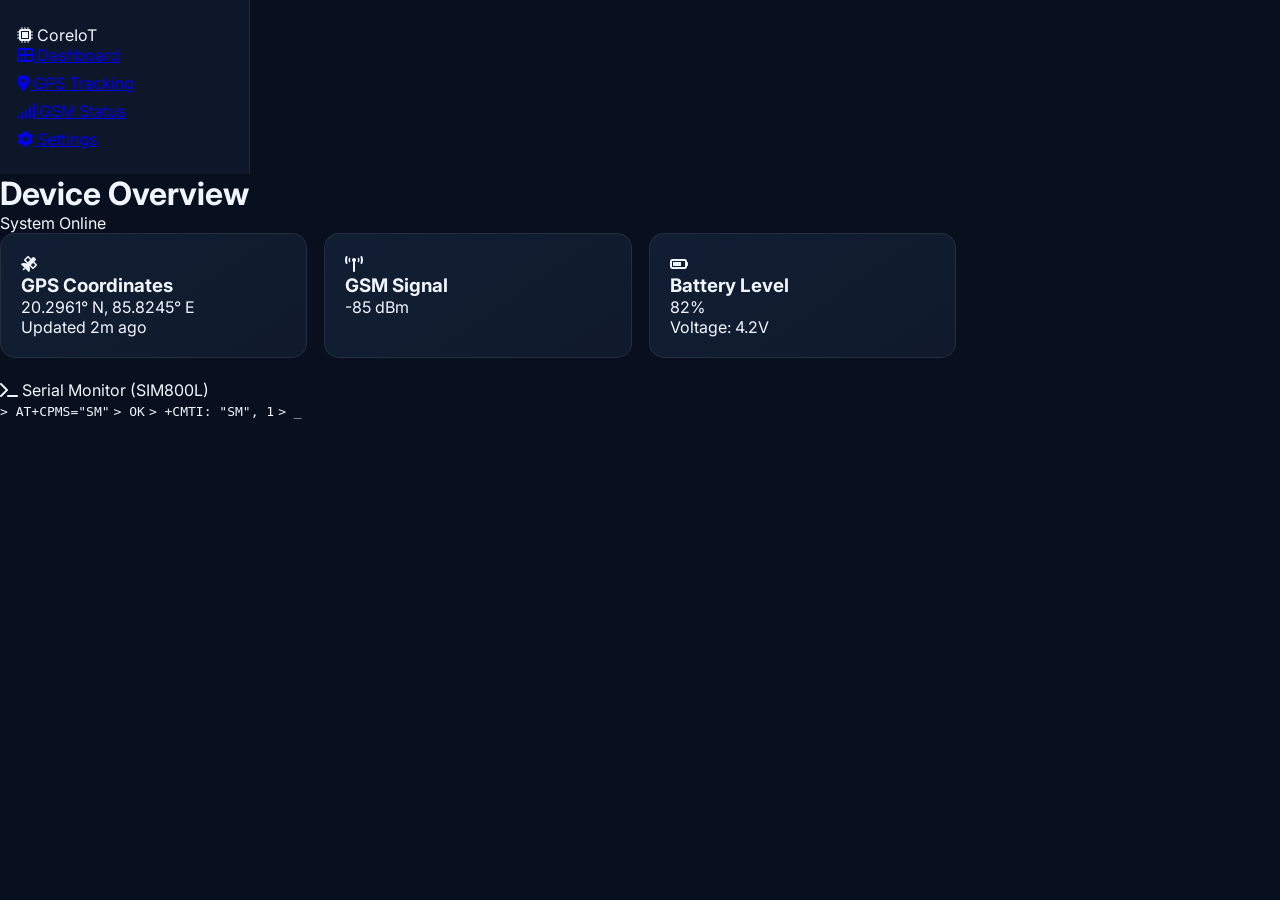
<file: iot.html>
<!DOCTYPE html>
<html lang="en">
<head>
    <meta charset="UTF-8">
    <meta name="viewport" content="width=device-width, initial-scale=1.0">
    <title>IoT Control Center</title>
    <link rel="stylesheet" href="style.css">
    <!-- Font Awesome for Icons -->
    <link rel="stylesheet" href="https://cdnjs.cloudflare.com/ajax/libs/font-awesome/6.0.0/css/all.min.css">
</head>
<body>
    <div class="dashboard-container">
        <!-- Sidebar Navigation -->
        <aside class="sidebar">
            <div class="logo">
                <i class="fas fa-microchip"></i>
                <span>CoreIoT</span>
            </div>
            <nav>
                <a href="#" class="active"><i class="fas fa-th-large"></i> Dashboard</a>
                <a href="#"><i class="fas fa-map-marker-alt"></i> GPS Tracking</a>
                <a href="#"><i class="fas fa-signal"></i> GSM Status</a>
                <a href="#"><i class="fas fa-cog"></i> Settings</a>
            </nav>
        </aside>
        <!-- Main Content -->
        <main class="main-content">
            <header>
                <h1>Device Overview</h1>
                <div class="user-profile">
                    <span class="status-indicator"></span>
                    <p>System Online</p>
                </div>
            </header>

            <!-- Stats Grid -->
            <section class="stats-grid">
                <div class="card">
                    <i class="fas fa-satellite"></i>
                    <h3>GPS Coordinates</h3>
                    <p class="data">20.2961° N, 85.8245° E</p>
                    <span class="label">Updated 2m ago</span>
                </div>
                <div class="card">
                    <i class="fas fa-broadcast-tower"></i>
                    <h3>GSM Signal</h3>
                    <p class="data">-85 dBm</p>
                    <div class="signal-bar"><div class="fill" style="width: 75%;"></div></div>
                </div>
                <div class="card">
                    <i class="fas fa-battery-three-quarters"></i>
                    <h3>Battery Level</h3>
                    <p class="data">82%</p>
                    <span class="label">Voltage: 4.2V</span>
                </div>
            </section>

            <!-- Terminal Section -->
            <section class="terminal-container">
                <div class="terminal-header">
                    <span><i class="fas fa-terminal"></i> Serial Monitor (SIM800L)</span>
                </div>
                <div class="terminal-body">
                    <code>> AT+CPMS="SM"</code>
                    <code>> OK</code>
                    <code>> +CMTI: "SM", 1</code>
                    <code class="cursor">> _</code>
                </div>
            </section>
        </main>
    </div>
</body>
</html>
</file>
<file: style.css>
@import url('https://fonts.googleapis.com/css2?family=Inter:wght@400;500;600;700;800&display=swap');

:root {
    --bg: #080f1e;
    --sidebar: #0d1729;
    --surface: #111e33;
    --surface2: #192a43;
    --blue: #3984ff;
    --cyan: #21d4fd;
    --green: #22c997;
    --orange: #ffad42;
    --purple: #a78bfa;
    --text: #f1f5ff;
    --muted: #91a1bb;
    --border: rgba(255,255,255,.08);
}

* { margin:0; padding:0; box-sizing:border-box; }

body {
    background:var(--bg);
    color:var(--text);
    font-family:'Inter',sans-serif;
}

button,input,textarea { font:inherit; }
button { cursor:pointer; }

.dashboard { display:flex; min-height:100vh; }

.cyan { color:var(--cyan); }
.green-text { color:var(--green)!important; }

/* SIDEBAR */

.sidebar {
    width:250px;
    flex-shrink:0;
    background:var(--sidebar);
    border-right:1px solid var(--border);
    padding:25px 17px;
    display:flex;
    flex-direction:column;
    z-index:1000;
}

.brand {
    display:flex;
    align-items:center;
    gap:11px;
    font-size:23px;
    font-weight:800;
    margin-bottom:45px;
    padding:0 8px;
}

.brand > i { color:var(--cyan); }
.brand .cyan { color:var(--cyan); }

.menu-label {
    font-size:10px;
    color:var(--muted);
    letter-spacing:1.5px;
    margin:0 10px 15px;
}

.sidebar nav { display:grid; gap:8px; }

.nav-link {
    display:flex;
    align-items:center;
    gap:13px;
    padding:13px 14px;
    color:var(--muted);
    text-decoration:none;
    border-radius:10px;
    font-size:13px;
    font-weight:600;
    transition:.2s;
}

.nav-link i { width:20px; }

.nav-link:hover,.nav-link.active {
    color:white;
    background:linear-gradient(100deg,#2563eb,#3984ff);
}

.sidebar-bottom { margin-top:auto; }

.device-mini {
    display:flex;
    align-items:center;
    gap:11px;
    padding:13px 10px;
    background:var(--surface);
    border:1px solid var(--border);
    border-radius:12px;
}

.device-mini > i { color:var(--cyan); font-size:20px; }
.device-mini div { display:grid; gap:5px; }
.device-mini strong { font-size:11px; }
.device-mini small { font-size:10px; color:var(--muted); }

.sidebar-bottom > p {
    text-align:center;
    font-size:9px;
    letter-spacing:1px;
    color:var(--muted);
    margin-top:18px;
}

.online-dot {
    width:8px;
    height:8px;
    background:var(--green);
    border-radius:50%;
    box-shadow:0 0 10px var(--green);
    margin-left:auto;
}

/* MAIN */

.main {
    flex:1;
    min-width:0;
    padding:28px 32px;
}

.topbar,.heading,.top-actions {
    display:flex;
    align-items:center;
}

.topbar {
    justify-content:space-between;
    gap:15px;
    margin-bottom:32px;
}

.heading { gap:15px; }
.topbar h1 { font-size:23px; margin-bottom:6px; }
.topbar p,.welcome p,.page-intro p { color:var(--muted); font-size:12px; }

.top-actions { gap:18px; }

.status-pill {
    display:flex;
    align-items:center;
    gap:9px;
    padding:9px 13px;
    color:var(--green);
    background:rgba(34,201,151,.1);
    border:1px solid rgba(34,201,151,.2);
    border-radius:30px;
    font-size:11px;
    font-weight:700;
}

.avatar {
    width:36px;
    height:36px;
    display:grid;
    place-items:center;
    background:var(--surface2);
    border-radius:50%;
    color:var(--cyan);
}

.menu-btn,.close-btn {
    display:none;
    background:none;
    border:0;
    color:white;
    font-size:20px;
}

/* PAGE */

.page { display:none; animation:fade .3s ease; }
.page.active { display:block; }

@keyframes fade {
    from { opacity:0; transform:translateY(7px); }
    to { opacity:1; transform:translateY(0); }
}

.welcome,.page-intro { margin-bottom:24px; }
.welcome { display:flex; justify-content:space-between; align-items:center; gap:15px; }
.welcome h2,.page-intro h2 { font-size:20px; margin-bottom:8px; }

.demo-tag,.tag {
    color:var(--green);
    background:rgba(34,201,151,.1);
    padding:6px 10px;
    border-radius:20px;
    font-size:9px;
    font-weight:700;
}

/* CARDS */

.stats-grid {
    display:grid;
    grid-template-columns:repeat(4,minmax(0,1fr));
    gap:17px;
    margin-bottom:22px;
}

.card,.panel {
    background:linear-gradient(145deg,var(--surface),#101a2b);
    border:1px solid var(--border);
    border-radius:15px;
    padding:20px;
    min-width:0;
}

.card { transition:.25s; }
.card:hover { transform:translateY(-4px); border-color:rgba(57,132,255,.4); }

.card-top {
    display:flex;
    justify-content:space-between;
    align-items:center;
    margin-bottom:22px;
}

.icon {
    width:40px;
    height:40px;
    display:grid;
    place-items:center;
    border-radius:11px;
    font-size:17px;
}

.icon.blue { color:var(--blue); background:rgba(57,132,255,.14); }
.icon.green { color:var(--green); background:rgba(34,201,151,.12); }
.icon.orange { color:var(--orange); background:rgba(255,173,66,.12); }
.icon.purple { color:var(--purple); background:rgba(167,139,250,.12); }

.muted { color:var(--muted); font-size:12px; margin-bottom:10px; }
.metric { font-size:23px; margin-bottom:8px; overflow-wrap:anywhere; }
.card small { color:var(--muted); font-size:10px; }

.progress {
    height:6px;
    background:#293a52;
    border-radius:20px;
    overflow:hidden;
    margin:14px 0;
}

.fill {
    width:72%;
    height:100%;
    background:linear-gradient(90deg,var(--blue),var(--cyan));
    border-radius:20px;
    transition:width .4s;
}

.battery-fill { background:linear-gradient(90deg,#f59e0b,#facc15); }

/* PANELS */

.content-grid {
    display:grid;
    grid-template-columns:1.4fr 1fr;
    gap:18px;
}

.panel { margin-bottom:20px; }

.panel-heading {
    display:flex;
    justify-content:space-between;
    align-items:center;
    gap:12px;
    margin-bottom:20px;
}

.panel h3,.panel-heading h3 { font-size:14px; margin-bottom:6px; }
.panel-heading p { color:var(--muted); font-size:10px; }

.small-btn {
    padding:7px 12px;
    background:var(--surface2);
    color:var(--text);
    border:1px solid var(--border);
    border-radius:7px;
    font-size:11px;
}

.small-btn:hover { background:var(--blue); }

.terminal {
    min-height:190px;
    max-height:230px;
    overflow:auto;
    background:#070d17;
    border-radius:9px;
    padding:15px;
    font:12px/2 monospace;
    color:#cbd5e1;
}

.terminal .cmd { color:var(--cyan); }
.terminal .ok { color:var(--green); }

.info-row {
    display:flex;
    justify-content:space-between;
    gap:12px;
    padding:13px 0;
    border-bottom:1px solid var(--border);
    font-size:11px;
}

.info-row span { color:var(--muted); }
.info-row strong { text-align:right; overflow-wrap:anywhere; }

/* GPS */

#map {
    height:350px;
    width:100%;
    border-radius:10px;
    z-index:1;
}

.location-info {
    display:flex;
    justify-content:space-between;
    gap:15px;
    flex-wrap:wrap;
    margin-top:20px;
}

.location-info div { display:grid; gap:8px; }
.location-info small { color:var(--muted); font-size:9px; }
.location-info strong { font-size:12px; }

/* POWER */

.chart-wrap { height:250px; position:relative; }

/* SMS */

.sms-panel { max-width:650px; }

#smsForm { display:grid; gap:11px; margin-top:20px; }
#smsForm label { font-size:11px; color:var(--muted); }

#smsForm input,#smsForm textarea {
    width:100%;
    padding:13px;
    border-radius:9px;
    border:1px solid var(--border);
    background:#0b1627;
    color:white;
    outline:none;
    resize:vertical;
}

#smsForm input:focus,#smsForm textarea:focus {
    border-color:var(--blue);
}

#charCount { color:var(--muted); font-size:10px; }

.primary-btn {
    background:linear-gradient(100deg,#2563eb,#3984ff);
    color:white;
    border:0;
    border-radius:9px;
    padding:12px 17px;
    font-size:12px;
    font-weight:700;
    margin-top:10px;
}

.primary-btn:hover { filter:brightness(1.12); }

.feedback { margin-top:13px; font-size:11px; color:var(--green); }

.sms-item {
    padding:12px 0;
    border-bottom:1px solid var(--border);
    font-size:11px;
    line-height:1.8;
}

.empty-state { color:var(--muted); font-size:12px; margin-top:16px; }

/* SETTINGS */

.setting-row {
    display:flex;
    justify-content:space-between;
    align-items:center;
    gap:15px;
    padding:17px 0;
    border-bottom:1px solid var(--border);
}

.setting-row div { display:grid; gap:6px; }
.setting-row strong { font-size:12px; }
.setting-row small { font-size:10px; color:var(--muted); }

.switch { position:relative; width:40px; height:22px; }
.switch input { display:none; }
.switch span {
    position:absolute;
    inset:0;
    background:#35445b;
    border-radius:20px;
    cursor:pointer;
}
.switch span:before {
    content:"";
    position:absolute;
    width:16px;
    height:16px;
    left:3px;
    top:3px;
    background:white;
    border-radius:50%;
    transition:.2s;
}
.switch input:checked + span { background:var(--blue); }
.switch input:checked + span:before { transform:translateX(18px); }

footer {
    text-align:center;
    padding:25px 0 5px;
    color:var(--muted);
    font-size:10px;
}

/* RESPONSIVE */

.overlay { display:none; }

@media(max-width:1100px) {
    .stats-grid { grid-template-columns:repeat(2,minmax(0,1fr)); }
    .main { padding:24px; }
}

@media(max-width:768px) {
    .sidebar {
        position:fixed;
        inset:0 auto 0 0;
        width:260px;
        transform:translateX(-100%);
        transition:.3s;
    }

    .sidebar.open { transform:translateX(0); }
    .close-btn { display:block; margin-left:auto; }
    .menu-btn { display:block; }

    .overlay.active {
        display:block;
        position:fixed;
        inset:0;
        background:rgba(0,0,0,.65);
        z-index:999;
    }

    .main { padding:20px 15px; }
    .content-grid { grid-template-columns:1fr; }
    .topbar h1 { font-size:19px; }
    .top-actions { gap:9px; }
}

@media(max-width:480px) {
    .stats-grid { grid-template-columns:1fr; }
    .welcome { align-items:flex-start; flex-direction:column; }
    .status-pill { font-size:9px; padding:8px; }
    .metric { font-size:22px; }
    #map { height:280px; }
    .location-info { gap:18px; }
}

@media(prefers-reduced-motion:reduce) {
    *,*::before,*::after {
        animation-duration:.01ms!important;
        transition-duration:.01ms!important;
    }
}
</file>
